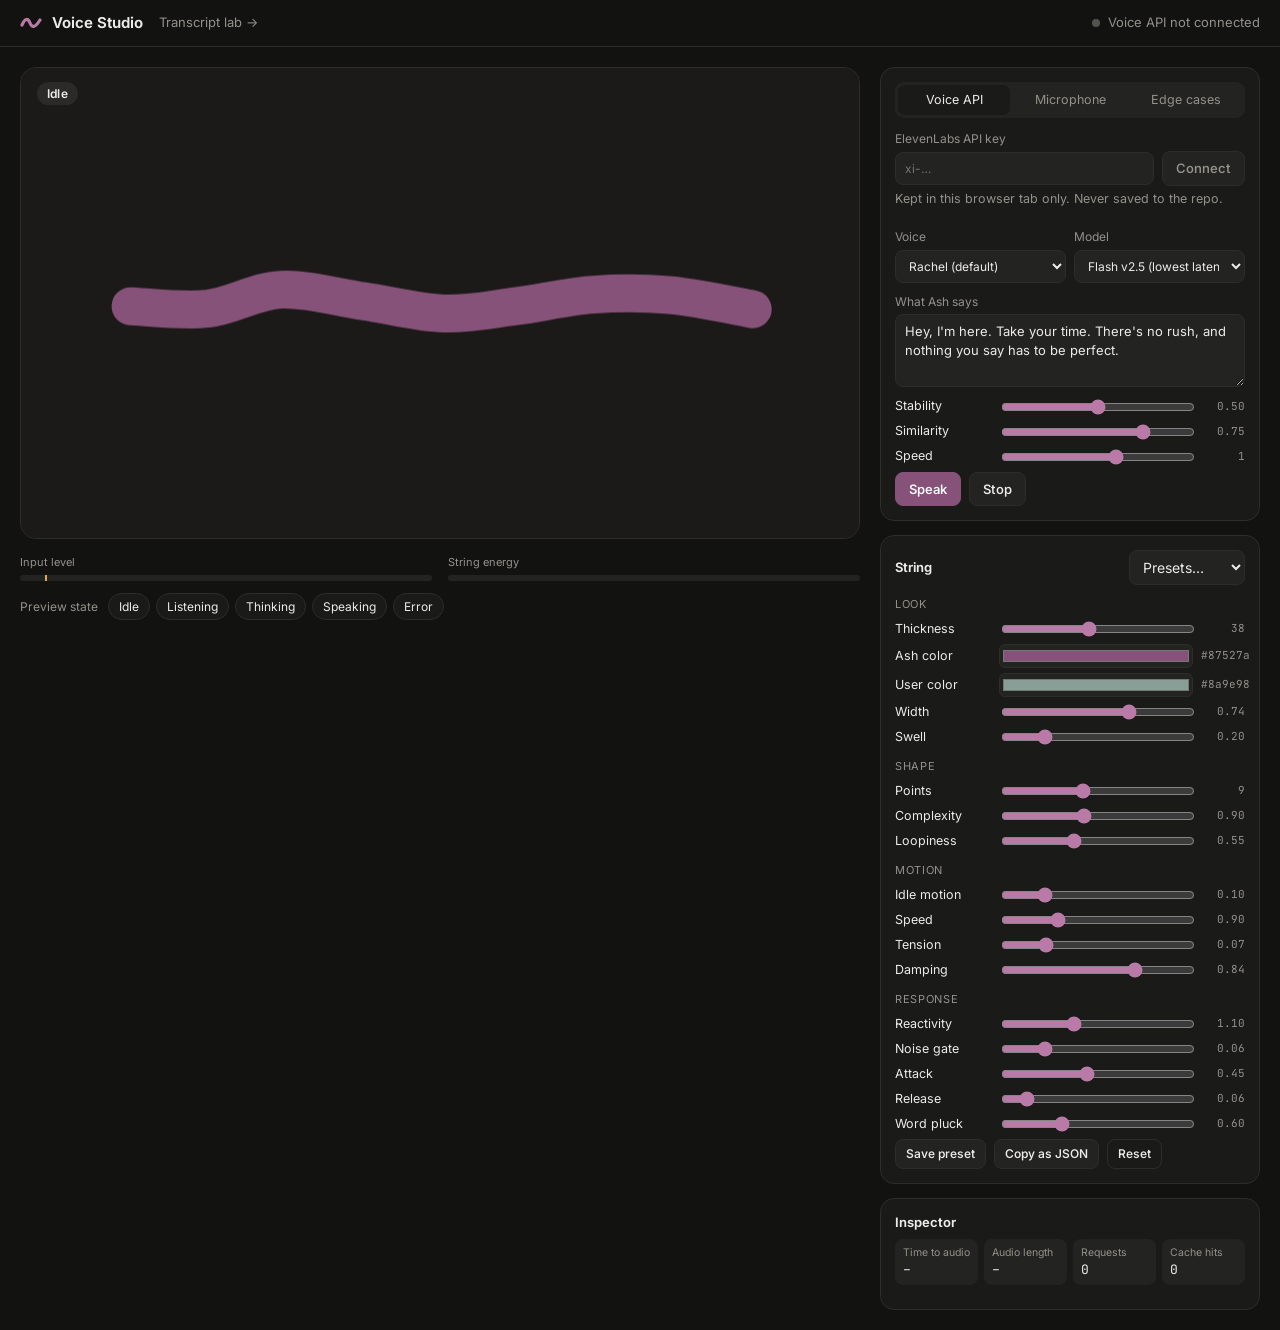
<file: index.html>
<!doctype html>
<html lang="en">
<head>
  <meta charset="utf-8">
  <meta name="viewport" content="width=device-width, initial-scale=1">
  <title>Voice Studio</title>
  <meta name="description" content="Internal tool for tuning the voice string visual against a live voice API, the microphone and scripted edge cases.">
  <link rel="preconnect" href="https://fonts.googleapis.com">
  <link rel="preconnect" href="https://fonts.gstatic.com" crossorigin>
  <link href="https://fonts.googleapis.com/css2?family=Inter:wght@300..800&family=JetBrains+Mono:wght@400;500&display=swap" rel="stylesheet">
  <link rel="stylesheet" href="studio.css">
</head>
<body>
  <header class="bar">
    <div class="brand">
      <svg width="22" height="14" viewBox="0 0 22 14" aria-hidden="true"><path d="M2 9 C5 2, 8 2, 10 7 S15 12, 20 4" fill="none" stroke="currentColor" stroke-width="3.2" stroke-linecap="round"/></svg>
      <h1>Voice Studio</h1>
      <a class="navlink" href="transcript.html">Transcript lab →</a>
    </div>
    <div class="api-status" id="apiStatus" data-status="none">
      <span class="dot"></span><span id="apiStatusText">Voice API not connected</span>
    </div>
  </header>

  <main class="studio">
    <section class="stage-col">
      <div class="stage" id="stage">
        <canvas id="stringCanvas" aria-label="The voice string, reacting to the current audio"></canvas>
        <div class="stage-top">
          <span class="state-pill" id="statePill" data-state="idle">Idle</span>
          <span class="state-detail" id="stateDetail"></span>
        </div>
        <div class="caption" id="caption" aria-live="polite"></div>
        <div class="error-card" id="errorCard" hidden></div>
      </div>

      <div class="meter-row">
        <div class="meter">
          <span class="meter-label">Input level</span>
          <div class="meter-track"><div class="meter-fill raw" id="rawMeter"></div><div class="meter-gate" id="gateMark" title="Noise gate"></div></div>
        </div>
        <div class="meter">
          <span class="meter-label">String energy</span>
          <div class="meter-track"><div class="meter-fill" id="energyMeter"></div></div>
        </div>
        <span class="clip" id="clipBadge" hidden>CLIPPING</span>
      </div>

      <div class="states-row">
        <span class="row-label">Preview state</span>
        <button class="chip-btn" data-preview="idle">Idle</button>
        <button class="chip-btn" data-preview="listening">Listening</button>
        <button class="chip-btn" data-preview="thinking">Thinking</button>
        <button class="chip-btn" data-preview="speaking">Speaking</button>
        <button class="chip-btn" data-preview="error">Error</button>
      </div>
    </section>

    <aside class="side">
      <!-- Sources -->
      <section class="panel">
        <div class="tabs" role="tablist">
          <button class="tab active" data-tab="api" role="tab">Voice API</button>
          <button class="tab" data-tab="mic" role="tab">Microphone</button>
          <button class="tab" data-tab="cases" role="tab">Edge cases</button>
        </div>

        <div class="tab-body" data-body="api">
          <label class="field">
            <span>ElevenLabs API key</span>
            <div class="row">
              <input type="password" id="apiKey" placeholder="xi-…" autocomplete="off" spellcheck="false">
              <button class="btn" id="connectBtn">Connect</button>
            </div>
            <small class="muted">Kept in this browser tab only. Never saved to the repo.</small>
          </label>
          <div class="grid2">
            <label class="field"><span>Voice</span><select id="voiceSelect"></select></label>
            <label class="field"><span>Model</span>
              <select id="modelSelect">
                <option value="eleven_flash_v2_5">Flash v2.5 (lowest latency)</option>
                <option value="eleven_turbo_v2_5">Turbo v2.5</option>
                <option value="eleven_multilingual_v2">Multilingual v2 (highest quality)</option>
              </select>
            </label>
          </div>
          <label class="field">
            <span>What Ash says</span>
            <textarea id="ttsText" rows="3">Hey, I'm here. Take your time. There's no rush, and nothing you say has to be perfect.</textarea>
          </label>
          <div class="sliders" id="voiceSliders"></div>
          <div class="row">
            <button class="btn primary" id="speakBtn">Speak</button>
            <button class="btn" id="stopBtn">Stop</button>
          </div>
        </div>

        <div class="tab-body" data-body="mic" hidden>
          <p class="muted">The string reacts to your voice. If the browser supports speech recognition, each recognized word also plucks the string.</p>
          <div class="row">
            <button class="btn primary" id="micBtn">Start mic</button>
          </div>
          <p class="muted small" id="micNote"></p>
        </div>

        <div class="tab-body" data-body="cases" hidden>
          <p class="muted">Scripted signals and API failures that run through the same pipeline as real audio.</p>
          <div class="case-list" id="caseList"></div>
        </div>
      </section>

      <!-- String parameters -->
      <section class="panel">
        <div class="panel-head">
          <h2>String</h2>
          <select id="lookSelect" aria-label="Preset"></select>
        </div>
        <div id="paramGroups"></div>
        <div class="row">
          <button class="btn small" id="savePreset">Save preset</button>
          <button class="btn small" id="copyParams">Copy as JSON</button>
          <button class="btn small ghost" id="resetParams">Reset</button>
        </div>
      </section>

      <!-- Inspector -->
      <section class="panel">
        <h2>Inspector</h2>
        <dl class="stats">
          <div><dt>Time to audio</dt><dd id="mTTA">–</dd></div>
          <div><dt>Audio length</dt><dd id="mLen">–</dd></div>
          <div><dt>Requests</dt><dd id="mReq">0</dd></div>
          <div><dt>Cache hits</dt><dd id="mCache">0</dd></div>
        </dl>
        <ol class="log" id="log"></ol>
      </section>
    </aside>
  </main>

  <script src="studio.js"></script>
</body>
</html>
</file>
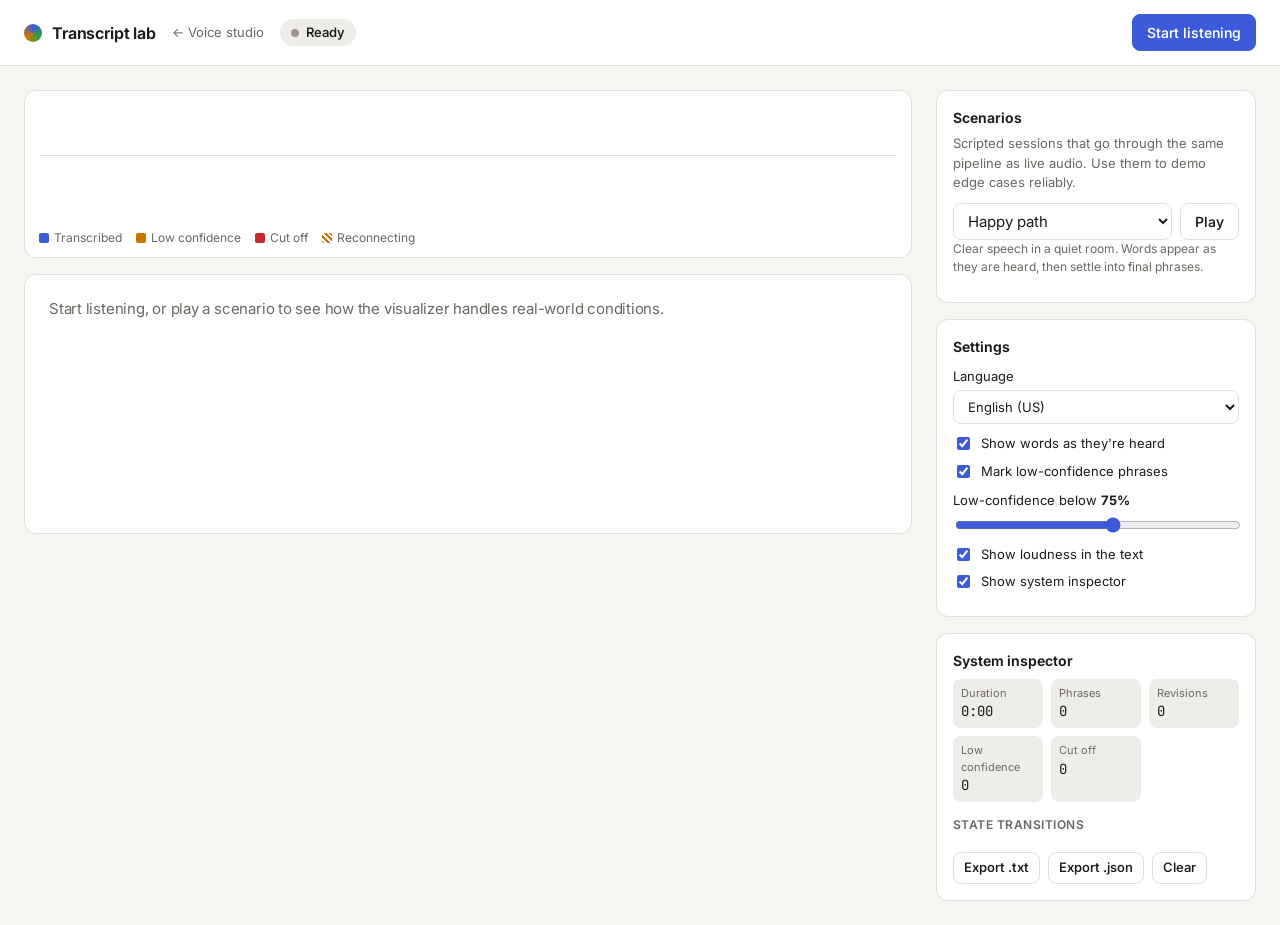
<file: transcript.html>
<!doctype html>
<html lang="en">
<head>
  <meta charset="utf-8">
  <meta name="viewport" content="width=device-width, initial-scale=1">
  <title>Transcript Lab</title>
  <meta name="description" content="Real-time voice visualizer: live transcription with partial results, confidence and loudness, plus scripted edge-case scenarios.">
  <link rel="preconnect" href="https://fonts.googleapis.com">
  <link rel="preconnect" href="https://fonts.gstatic.com" crossorigin>
  <link href="https://fonts.googleapis.com/css2?family=Inter:wght@300..800&family=JetBrains+Mono:wght@400;500&display=swap" rel="stylesheet">
  <link rel="stylesheet" href="styles.css">
</head>
<body>
  <header class="topbar">
    <div class="brand">
      <span class="brand-mark" aria-hidden="true"></span>
      <h1>Transcript lab</h1>
      <a class="navlink" href="index.html">← Voice studio</a>
    </div>
    <div class="status" aria-live="polite">
      <span id="stateChip" class="chip" data-state="idle">Ready</span>
      <span id="modeLabel" class="mode-label"></span>
    </div>
    <div class="controls" id="controls"></div>
  </header>

  <main class="layout">
    <section class="stage">
      <div id="banner" class="banner" hidden></div>

      <div class="ribbon-wrap">
        <canvas id="ribbon" aria-label="Live loudness of the microphone over the last 12 seconds"></canvas>
        <div class="ribbon-legend">
          <span><i class="sw sw-speech"></i>Transcribed</span>
          <span><i class="sw sw-low"></i>Low confidence</span>
          <span><i class="sw sw-cut"></i>Cut off</span>
          <span><i class="sw sw-gap"></i>Reconnecting</span>
        </div>
      </div>

      <div id="hint" class="hint" hidden></div>

      <article id="transcript" class="transcript" aria-live="polite">
        <p class="empty" id="emptyState">Start listening, or play a scenario to see how the visualizer handles real-world conditions.</p>
      </article>
    </section>

    <aside class="panel">
      <section class="card">
        <h2>Scenarios</h2>
        <p class="muted">Scripted sessions that go through the same pipeline as live audio. Use them to demo edge cases reliably.</p>
        <div class="row">
          <select id="scenarioSelect" aria-label="Scenario"></select>
          <button id="playScenario" class="btn">Play</button>
        </div>
        <p id="scenarioDesc" class="muted small"></p>
      </section>

      <section class="card">
        <h2>Settings</h2>
        <label class="field">
          <span>Language</span>
          <select id="langSelect">
            <option value="en-US">English (US)</option>
            <option value="en-GB">English (UK)</option>
            <option value="en-IN">English (India)</option>
            <option value="hi-IN">Hindi</option>
            <option value="es-ES">Spanish</option>
            <option value="fr-FR">French</option>
            <option value="de-DE">German</option>
          </select>
        </label>
        <label class="toggle"><input type="checkbox" id="optPartial" checked><span>Show words as they're heard</span></label>
        <label class="toggle"><input type="checkbox" id="optConfidence" checked><span>Mark low-confidence phrases</span></label>
        <label class="field slider" id="thresholdField">
          <span>Low-confidence below <b id="thresholdValue">75%</b></span>
          <input type="range" id="optThreshold" min="50" max="95" step="5" value="75">
        </label>
        <label class="toggle"><input type="checkbox" id="optLoudness" checked><span>Show loudness in the text</span></label>
        <label class="toggle"><input type="checkbox" id="optInspector" checked><span>Show system inspector</span></label>
      </section>

      <section class="card inspector" id="inspector">
        <h2>System inspector</h2>
        <dl class="stats">
          <div><dt>Duration</dt><dd id="statDuration">0:00</dd></div>
          <div><dt>Phrases</dt><dd id="statSegments">0</dd></div>
          <div><dt>Revisions</dt><dd id="statRevisions">0</dd></div>
          <div><dt>Low confidence</dt><dd id="statLow">0</dd></div>
          <div><dt>Cut off</dt><dd id="statCut">0</dd></div>
        </dl>
        <h3>State transitions</h3>
        <ol id="log" class="log"></ol>
        <div class="row">
          <button id="exportTxt" class="btn ghost small">Export .txt</button>
          <button id="exportJson" class="btn ghost small">Export .json</button>
          <button id="clearBtn" class="btn ghost small">Clear</button>
        </div>
      </section>
    </aside>
  </main>

  <script src="scenarios.js"></script>
  <script src="app.js"></script>
</body>
</html>
</file>
<file: studio.css>
:root {
  --bg: #121211;
  --panel: #1a1a19;
  --panel-2: #232321;
  --stage: #1b1a18;
  --text: #ecebe7;
  --muted: #94918a;
  --border: #2e2d2a;
  --accent: #b97aa8;
  --accent-strong: #87527a;
  --ok: #6cc28a;
  --warn: #e5a54b;
  --danger: #ef6b6b;
  --mono: "JetBrains Mono", ui-monospace, monospace;
}

* { box-sizing: border-box; }

body {
  margin: 0;
  background: var(--bg);
  color: var(--text);
  font-family: Inter, system-ui, sans-serif;
  font-size: 14px;
  line-height: 1.45;
}

button, select, input, textarea { font: inherit; color: inherit; }

/* ---- Bar ---- */
.bar {
  display: flex; align-items: center; justify-content: space-between; gap: 12px;
  padding: 12px 20px; border-bottom: 1px solid var(--border);
  flex-wrap: wrap;
}
.brand { display: flex; align-items: center; gap: 10px; color: var(--accent); }
.brand h1 { margin: 0; font-size: 15px; font-weight: 650; color: var(--text); }
.navlink { color: var(--muted); font-size: 13px; text-decoration: none; margin-left: 6px; }
.navlink:hover { color: var(--accent); }

.api-status { display: flex; align-items: center; gap: 8px; font-size: 13px; color: var(--muted); }
.api-status .dot { width: 8px; height: 8px; border-radius: 50%; background: #55534e; }
.api-status[data-status="ok"] .dot { background: var(--ok); }
.api-status[data-status="checking"] .dot { background: var(--warn); }
.api-status[data-status="error"] .dot { background: var(--danger); }

/* ---- Layout ---- */
.studio {
  display: grid;
  grid-template-columns: minmax(0, 1fr) 380px;
  gap: 20px;
  padding: 20px;
  max-width: 1440px;
  margin: 0 auto;
}
@media (max-width: 960px) {
  .studio { grid-template-columns: 1fr; padding: 16px; }
}

.stage-col { display: flex; flex-direction: column; gap: 12px; min-width: 0; }
@media (min-width: 961px) {
  .stage-col { position: sticky; top: 20px; align-self: start; }
}

.stage {
  position: relative;
  background: var(--stage);
  border-radius: 16px;
  border: 1px solid var(--border);
  aspect-ratio: 16 / 9;
  overflow: hidden;
}
#stringCanvas { position: absolute; inset: 0; width: 100%; height: 100%; }
.stage-top {
  position: absolute; top: 14px; left: 16px; right: 16px;
  display: flex; gap: 10px; align-items: center;
}
.state-pill {
  font-size: 12px; font-weight: 600; letter-spacing: 0.02em;
  padding: 3px 10px; border-radius: 999px;
  background: rgba(255, 255, 255, 0.07);
}
.state-pill[data-state="listening"] { color: #c7d8d2; }
.state-pill[data-state="thinking"] { color: var(--warn); }
.state-pill[data-state="speaking"] { color: var(--accent); }
.state-pill[data-state="error"] { color: var(--danger); }
.state-detail { font-size: 12px; color: var(--muted); font-family: var(--mono); }

.caption {
  position: absolute; left: 0; right: 0; bottom: 18px;
  text-align: center; padding: 0 24px;
  font-size: clamp(14px, 1.6vw, 19px);
  color: var(--text);
}
.caption .speaker { color: var(--muted); font-size: 12px; margin-right: 8px; text-transform: uppercase; letter-spacing: 0.06em; }
.caption .wd { opacity: 0.28; transition: opacity 0.15s; }
.caption .wd.on { opacity: 1; }

.error-card {
  position: absolute; top: 50px; right: 16px; max-width: 320px;
  background: rgba(30, 18, 18, 0.92);
  border: 1px solid rgba(239, 107, 107, 0.4);
  border-radius: 12px; padding: 12px 14px; font-size: 13px;
}
.error-card h3 { margin: 0 0 4px; font-size: 13px; color: var(--danger); }
.error-card p { margin: 0 0 6px; color: var(--text); }
.error-card .dev { font-family: var(--mono); font-size: 11px; color: var(--muted); margin: 0; }

.meter-row { display: flex; gap: 16px; align-items: center; flex-wrap: wrap; }
.meter { flex: 1; min-width: 160px; }
.meter-label { font-size: 11px; color: var(--muted); }
.meter-track { position: relative; height: 6px; background: var(--panel-2); border-radius: 3px; overflow: hidden; margin-top: 3px; }
.meter-fill { height: 100%; width: 0; background: var(--accent); border-radius: 3px; }
.meter-fill.raw { background: #6f6c66; }
.meter-gate { position: absolute; top: 0; bottom: 0; width: 2px; background: var(--warn); }
.clip { font-size: 11px; font-weight: 700; color: var(--danger); font-family: var(--mono); }

.states-row { display: flex; gap: 6px; align-items: center; flex-wrap: wrap; }
.row-label { font-size: 12px; color: var(--muted); margin-right: 4px; }
.chip-btn {
  border: 1px solid var(--border); background: var(--panel);
  padding: 4px 10px; border-radius: 999px; font-size: 12px; cursor: pointer;
}
.chip-btn:hover, .chip-btn.active { border-color: var(--accent); color: var(--accent); }

/* ---- Side panels ---- */
.side { display: flex; flex-direction: column; gap: 14px; }
.panel {
  background: var(--panel); border: 1px solid var(--border);
  border-radius: 14px; padding: 14px;
}
.panel h2 { margin: 0 0 8px; font-size: 13px; font-weight: 650; }
.panel-head { display: flex; justify-content: space-between; align-items: center; gap: 8px; margin-bottom: 4px; }
.panel-head h2 { margin: 0; }
.panel-head select { max-width: 190px; }
.muted { color: var(--muted); font-size: 12.5px; margin: 0 0 10px; }
.small { font-size: 12px; }

.tabs { display: flex; gap: 4px; background: var(--panel-2); padding: 3px; border-radius: 9px; margin-bottom: 12px; }
.tab { flex: 1; border: 0; background: transparent; padding: 6px 4px; border-radius: 7px; cursor: pointer; font-size: 12.5px; color: var(--muted); }
.tab.active { background: var(--panel); color: var(--text); }

.field { display: flex; flex-direction: column; gap: 4px; margin-bottom: 10px; font-size: 12px; color: var(--muted); }
.field > span { color: var(--muted); }
input[type="password"], input[type="text"], textarea, select {
  background: var(--panel-2); border: 1px solid var(--border); border-radius: 8px;
  padding: 7px 9px; color: var(--text); min-width: 0;
}
textarea { resize: vertical; font-size: 13px; }
.row { display: flex; gap: 8px; align-items: center; flex-wrap: wrap; }
.row input { flex: 1; }
.grid2 { display: grid; grid-template-columns: 1fr 1fr; gap: 8px; }

.btn {
  border: 1px solid var(--border); background: var(--panel-2);
  padding: 7px 13px; border-radius: 8px; cursor: pointer; font-weight: 550; font-size: 13px;
}
.btn:hover { border-color: #4a4844; }
.btn.primary { background: var(--accent-strong); border-color: var(--accent-strong); color: #fff; }
.btn.primary:hover { filter: brightness(1.12); }
.btn.ghost { background: transparent; }
.btn.small { padding: 5px 10px; font-size: 12px; }
.btn:disabled { opacity: 0.45; cursor: not-allowed; }

.group-title {
  font-size: 11px; text-transform: uppercase; letter-spacing: 0.06em;
  color: var(--muted); margin: 12px 0 6px;
}
.slider { display: grid; grid-template-columns: 96px 1fr 44px; gap: 8px; align-items: center; margin: 5px 0; font-size: 12.5px; }
.slider input[type="range"] { width: 100%; accent-color: var(--accent); }
.slider output { font-family: var(--mono); font-size: 11px; color: var(--muted); text-align: right; }
.slider input[type="color"] { width: 100%; height: 24px; border: 1px solid var(--border); border-radius: 6px; background: var(--panel-2); padding: 1px; }

.case-list { display: flex; flex-direction: column; gap: 6px; }
.case {
  text-align: left; border: 1px solid var(--border); background: var(--panel-2);
  border-radius: 9px; padding: 8px 10px; cursor: pointer;
}
.case:hover { border-color: var(--accent); }
.case b { display: block; font-size: 13px; font-weight: 600; }
.case span { font-size: 12px; color: var(--muted); }
.case-group { font-size: 11px; text-transform: uppercase; letter-spacing: 0.06em; color: var(--muted); margin: 8px 0 2px; }

.stats { display: grid; grid-template-columns: repeat(4, 1fr); gap: 6px; margin: 0 0 10px; }
.stats div { background: var(--panel-2); border-radius: 8px; padding: 6px 8px; }
.stats dt { font-size: 10.5px; color: var(--muted); }
.stats dd { margin: 0; font-family: var(--mono); font-size: 13px; }
.log { list-style: none; margin: 0; padding: 0; font-family: var(--mono); font-size: 11px; max-height: 220px; overflow-y: auto; }
.log li { padding: 3px 0; border-bottom: 1px dashed var(--border); display: grid; grid-template-columns: 52px 1fr; gap: 6px; }
.log .t { color: var(--muted); }
.log .err { color: var(--danger); }
.log .ok { color: var(--ok); }

[hidden] { display: none !important; }

.side, .panel, .grid2 > *, .field { min-width: 0; }
select, textarea, input { max-width: 100%; }
.grid2 select { width: 100%; }
</file>
<file: styles.css>
:root {
  --bg: #f6f5f2;
  --surface: #ffffff;
  --surface-2: #efede8;
  --text: #1c1b19;
  --muted: #6b6862;
  --border: #e2dfd8;
  --accent: #3b5bdb;
  --accent-soft: rgba(59, 91, 219, 0.18);
  --warn: #c77700;
  --warn-soft: rgba(199, 119, 0, 0.2);
  --danger: #c92a2a;
  --danger-soft: rgba(201, 42, 42, 0.16);
  --ok: #2f9e44;
  --idle: #9a968e;
  --radius: 12px;
  --mono: "JetBrains Mono", ui-monospace, monospace;
}

@media (prefers-color-scheme: dark) {
  :root:not([data-theme="light"]) {
    --bg: #131312;
    --surface: #1c1c1a;
    --surface-2: #262623;
    --text: #ecebe7;
    --muted: #9b988f;
    --border: #33322e;
    --accent: #7b96ff;
    --accent-soft: rgba(123, 150, 255, 0.22);
    --warn: #f0a63a;
    --warn-soft: rgba(240, 166, 58, 0.22);
    --danger: #ff6b6b;
    --danger-soft: rgba(255, 107, 107, 0.18);
    --ok: #51cf66;
    --idle: #6f6c66;
  }
}

* { box-sizing: border-box; }

body {
  margin: 0;
  background: var(--bg);
  color: var(--text);
  font-family: Inter, system-ui, sans-serif;
  font-size: 15px;
  line-height: 1.5;
}

button, select, input { font: inherit; color: inherit; }

/* ---- Top bar ---- */
.topbar {
  display: flex;
  align-items: center;
  gap: 16px;
  padding: 14px 24px;
  border-bottom: 1px solid var(--border);
  background: var(--surface);
  position: sticky;
  top: 0;
  z-index: 5;
  flex-wrap: wrap;
}
.brand { display: flex; align-items: center; gap: 10px; }
.brand h1 { font-size: 16px; font-weight: 650; margin: 0; letter-spacing: -0.01em; }
.brand-mark {
  width: 18px; height: 18px; border-radius: 50%;
  background: conic-gradient(var(--accent), var(--ok), var(--warn), var(--accent));
}
.status { display: flex; align-items: center; gap: 10px; margin-right: auto; }
.mode-label { color: var(--muted); font-size: 13px; }

.chip {
  display: inline-flex; align-items: center; gap: 7px;
  font-size: 13px; font-weight: 550;
  padding: 4px 11px; border-radius: 999px;
  white-space: nowrap;
  background: var(--surface-2);
}
.chip::before {
  content: ""; width: 8px; height: 8px; border-radius: 50%;
  background: var(--idle);
}
.chip[data-state="listening"]::before { background: var(--ok); animation: pulse 1.4s infinite; }
.chip[data-state="listening"][data-speaking="true"]::before { background: var(--accent); }
.chip[data-state="requesting"]::before,
.chip[data-state="consent"]::before { background: var(--accent); }
.chip[data-state="reconnecting"]::before { background: var(--warn); animation: pulse 0.8s infinite; }
.chip[data-state="blocked"]::before,
.chip[data-state="unsupported"]::before { background: var(--danger); }
@keyframes pulse { 50% { opacity: 0.35; } }

.controls { display: flex; gap: 8px; }

.btn {
  border: 1px solid var(--border);
  background: var(--surface);
  padding: 7px 14px;
  border-radius: 8px;
  cursor: pointer;
  font-weight: 550;
  font-size: 14px;
}
.btn:hover { background: var(--surface-2); }
.btn.primary { background: var(--accent); border-color: var(--accent); color: #fff; }
.btn.primary:hover { filter: brightness(1.08); }
.btn.ghost { background: transparent; }
.btn.small { padding: 5px 10px; font-size: 13px; }
.btn:disabled { opacity: 0.5; cursor: not-allowed; }

/* ---- Layout ---- */
.layout {
  display: grid;
  grid-template-columns: minmax(0, 1fr) 320px;
  gap: 24px;
  padding: 24px;
  max-width: 1280px;
  margin: 0 auto;
}
@media (max-width: 900px) {
  .layout { grid-template-columns: 1fr; padding: 16px; }
  .topbar { padding: 12px 16px; }
}

.stage { display: flex; flex-direction: column; gap: 16px; min-width: 0; }

/* ---- Banner (consent / errors / reconnecting) ---- */
.banner {
  border-radius: var(--radius);
  padding: 16px 18px;
  border: 1px solid var(--border);
  background: var(--surface);
  border-left: 4px solid var(--accent);
}
.banner[data-tone="warn"] { border-left-color: var(--warn); background: color-mix(in srgb, var(--warn-soft) 40%, var(--surface)); }
.banner[data-tone="danger"] { border-left-color: var(--danger); background: color-mix(in srgb, var(--danger-soft) 40%, var(--surface)); }
.banner h2 { margin: 0 0 4px; font-size: 15px; font-weight: 650; }
.banner p { margin: 0 0 12px; color: var(--muted); }
.banner p:last-child { margin-bottom: 0; }
.banner ul { margin: 0 0 12px; padding-left: 18px; color: var(--muted); }
.banner .row { margin-top: 4px; }

/* ---- Ribbon ---- */
.ribbon-wrap {
  background: var(--surface);
  border: 1px solid var(--border);
  border-radius: var(--radius);
  padding: 12px 14px 10px;
}
#ribbon { width: 100%; height: 120px; display: block; }
.ribbon-legend {
  display: flex; gap: 14px; flex-wrap: wrap;
  font-size: 12px; color: var(--muted); margin-top: 6px;
}
.sw { display: inline-block; width: 10px; height: 10px; border-radius: 2px; margin-right: 5px; vertical-align: -1px; }
.sw-speech { background: var(--accent); }
.sw-low { background: var(--warn); }
.sw-cut { background: var(--danger); }
.sw-gap { background: repeating-linear-gradient(45deg, var(--warn) 0 2px, transparent 2px 4px); }

.hint {
  font-size: 13px; color: var(--muted);
  padding: 8px 12px; border-radius: 8px; background: var(--surface-2);
}

/* ---- Transcript ---- */
.transcript {
  background: var(--surface);
  border: 1px solid var(--border);
  border-radius: var(--radius);
  padding: 22px 24px;
  min-height: 260px;
  font-size: 22px;
  line-height: 1.55;
  letter-spacing: -0.01em;
}
.transcript .empty { font-size: 15px; color: var(--muted); margin: 0; }
.seg { margin: 0 0 14px; display: flex; gap: 14px; align-items: baseline; }
.seg-time { font-family: var(--mono); font-size: 11px; color: var(--muted); min-width: 34px; flex-shrink: 0; }
.seg-text { flex: 1; min-width: 0; }
.w { transition: font-weight 0.4s, opacity 0.4s; }
.seg.partial .seg-text { color: var(--muted); }
.seg.partial .seg-text::after {
  content: ""; display: inline-block; width: 2px; height: 0.9em;
  background: var(--accent); margin-left: 3px; vertical-align: -0.1em;
  animation: pulse 1s infinite;
}
.w.revised { animation: revised 1.1s ease-out; border-radius: 3px; }
@keyframes revised {
  0% { background: var(--accent-soft); color: var(--accent); }
  100% { background: transparent; }
}
.seg.low .seg-text {
  text-decoration: underline dotted var(--warn);
  text-decoration-thickness: 2px;
  text-underline-offset: 5px;
}
.tag {
  display: inline-block; font-size: 11px; font-weight: 600;
  padding: 1px 7px; border-radius: 999px; margin-left: 8px;
  vertical-align: 0.25em; letter-spacing: 0;
}
.tag.low { background: var(--warn-soft); color: var(--warn); }
.tag.cut { background: var(--danger-soft); color: var(--danger); }
.gap-marker {
  font-size: 12px; color: var(--warn); margin: 0 0 14px 48px;
  font-family: var(--mono);
}
.listening-dots { font-size: 15px; color: var(--muted); margin: 0 0 0 48px; }

/* ---- Side panel ---- */
.panel { display: flex; flex-direction: column; gap: 16px; }
.card {
  background: var(--surface);
  border: 1px solid var(--border);
  border-radius: var(--radius);
  padding: 16px;
}
.card h2 { margin: 0 0 6px; font-size: 14px; font-weight: 650; }
.card h3 { margin: 14px 0 6px; font-size: 12px; font-weight: 600; color: var(--muted); text-transform: uppercase; letter-spacing: 0.04em; }
.muted { color: var(--muted); margin: 0 0 10px; font-size: 13px; }
.small { font-size: 12px; }
.row { display: flex; gap: 8px; flex-wrap: wrap; align-items: center; }
.row select { flex: 1; min-width: 0; }
select {
  padding: 7px 10px; border-radius: 8px;
  border: 1px solid var(--border); background: var(--surface);
}
.field { display: flex; flex-direction: column; gap: 4px; margin: 10px 0; font-size: 13px; }
.field.slider input { width: 100%; accent-color: var(--accent); }
.toggle { display: flex; gap: 8px; align-items: center; margin: 8px 0; font-size: 13px; cursor: pointer; }
.toggle input { accent-color: var(--accent); }

.stats { display: grid; grid-template-columns: repeat(3, 1fr); gap: 8px; margin: 8px 0 0; }
.stats div { background: var(--surface-2); border-radius: 8px; padding: 6px 8px; }
.stats dt { font-size: 11px; color: var(--muted); }
.stats dd { margin: 0; font-family: var(--mono); font-size: 14px; }
.log {
  list-style: none; margin: 0 0 12px; padding: 0;
  font-family: var(--mono); font-size: 11px;
  max-height: 220px; overflow-y: auto;
}
.log li { padding: 3px 0; border-bottom: 1px dashed var(--border); display: grid; grid-template-columns: 42px 1fr; gap: 6px; }
.log .t { color: var(--muted); }
.log .why { color: var(--muted); grid-column: 2; }
.log .warn { color: var(--danger); }

[hidden] { display: none !important; }

.navlink { font-size: 13px; color: var(--muted); text-decoration: none; margin-left: 6px; }
.navlink:hover { color: var(--accent); }
</file>
